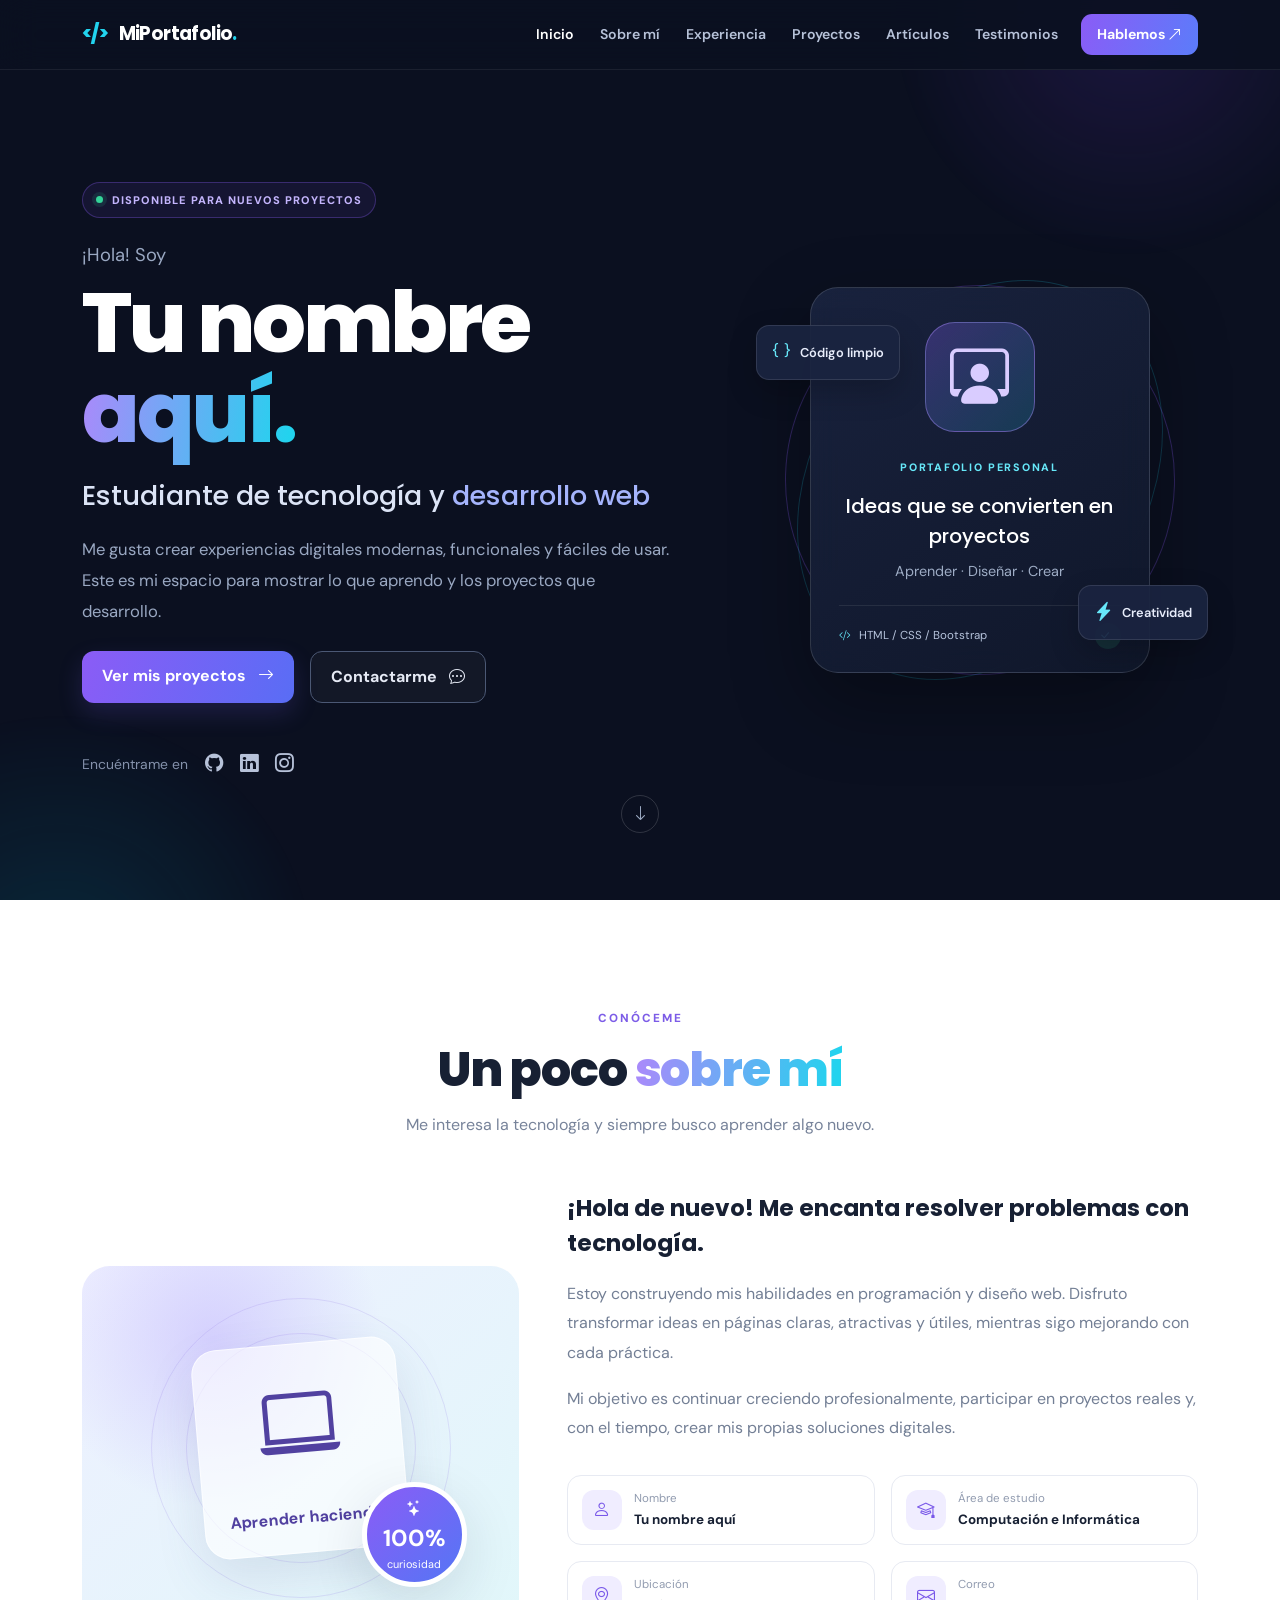
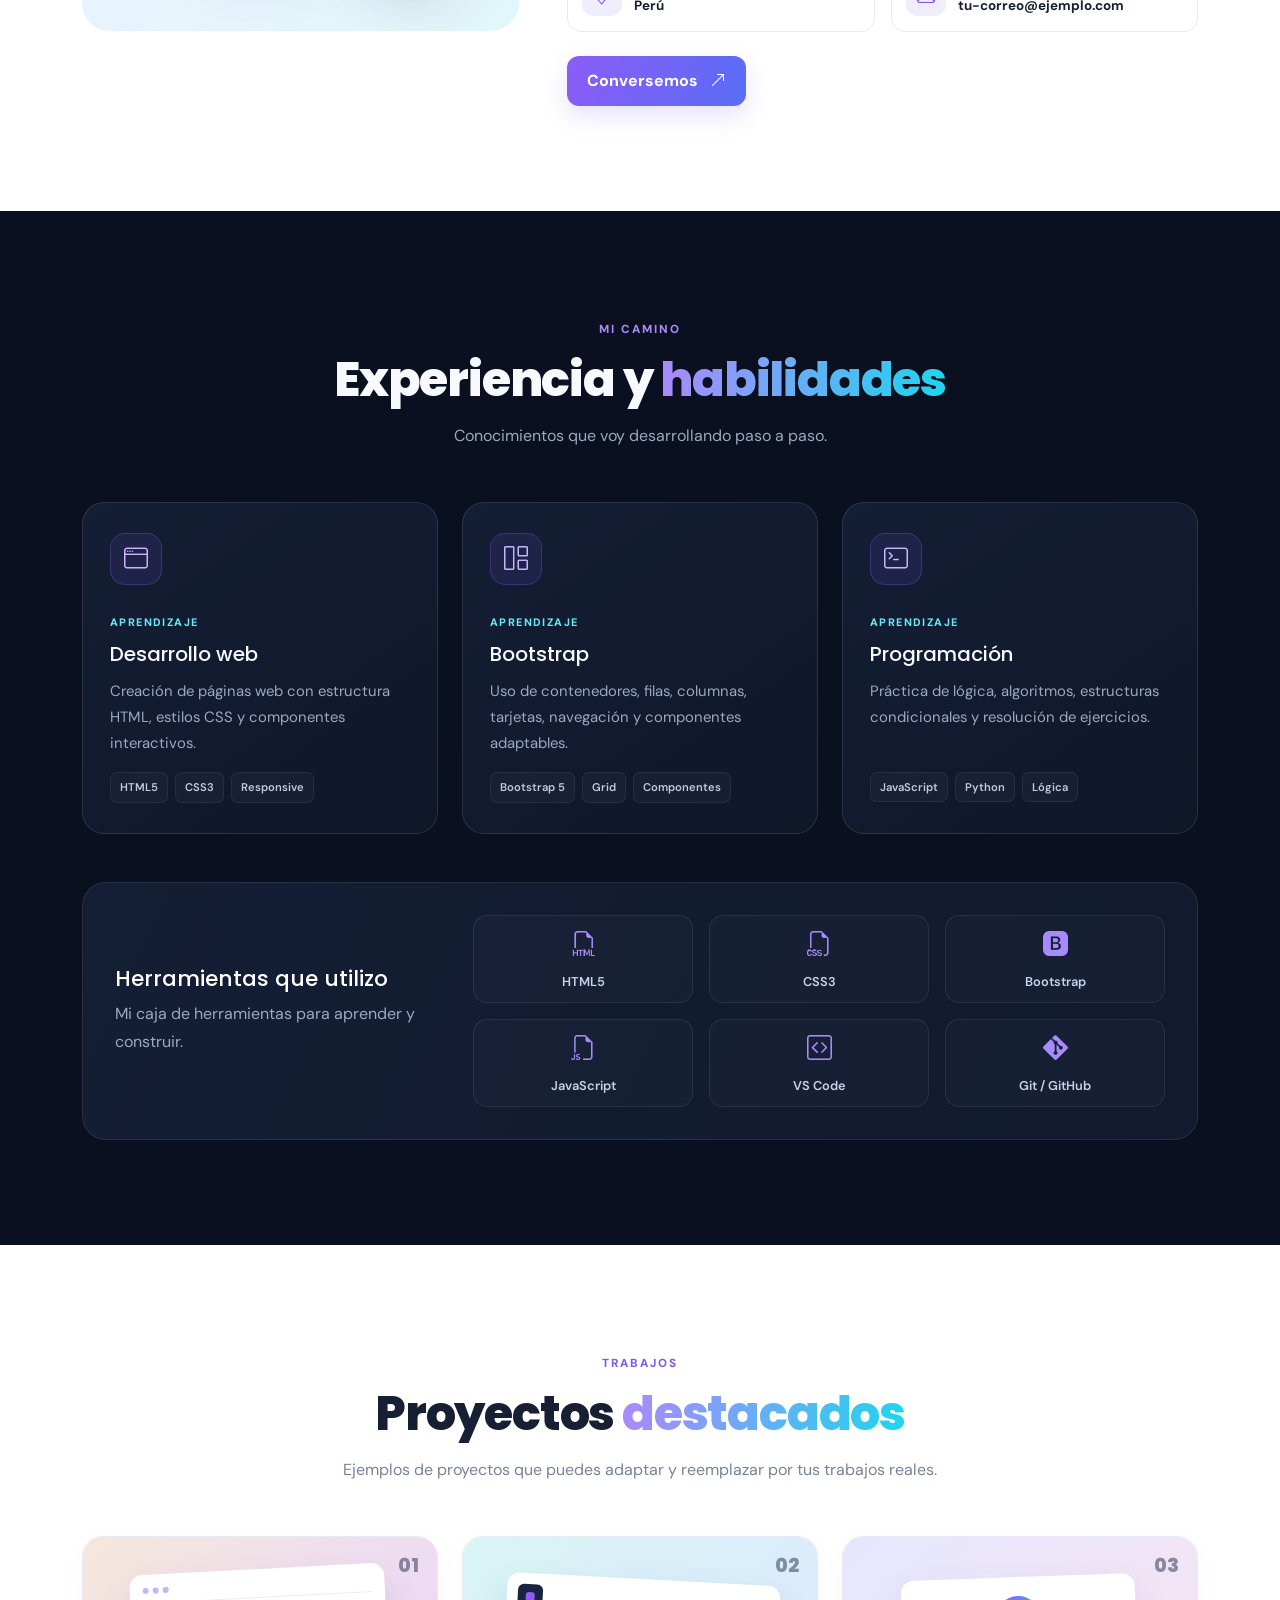
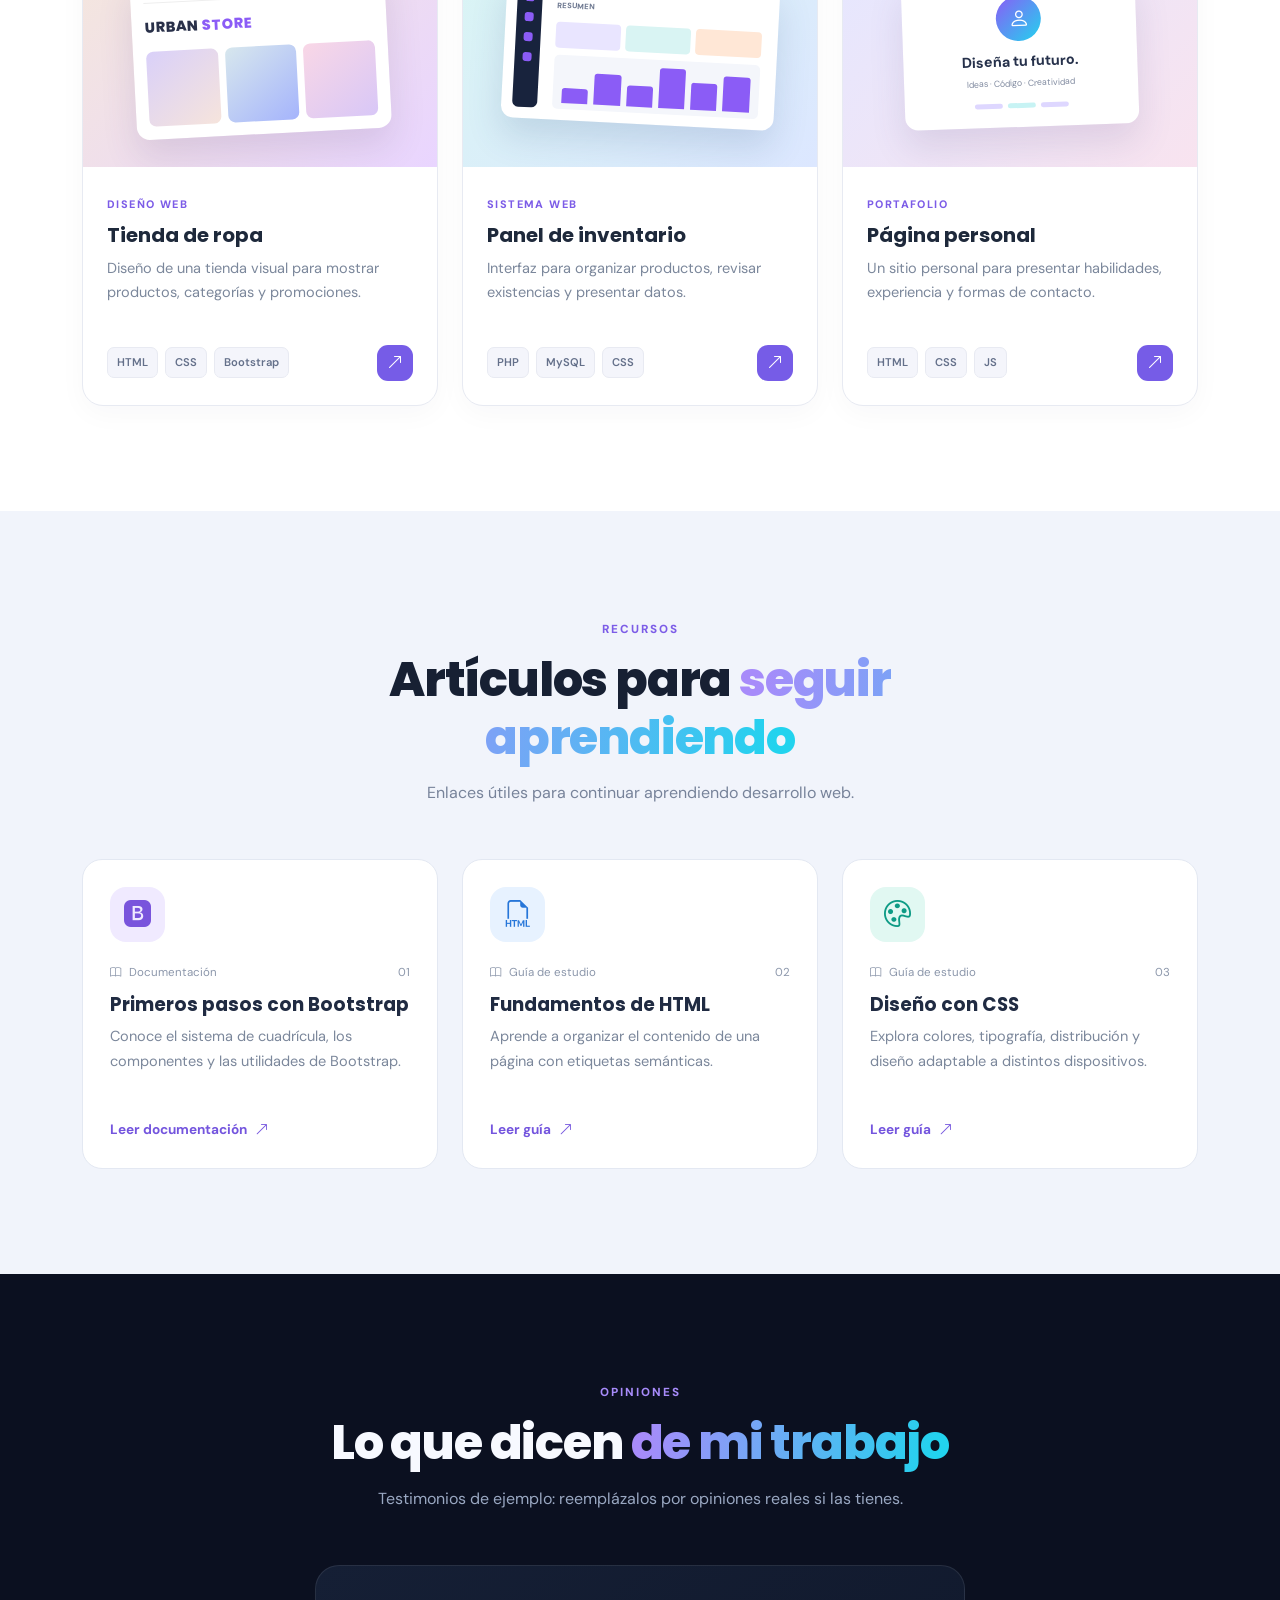
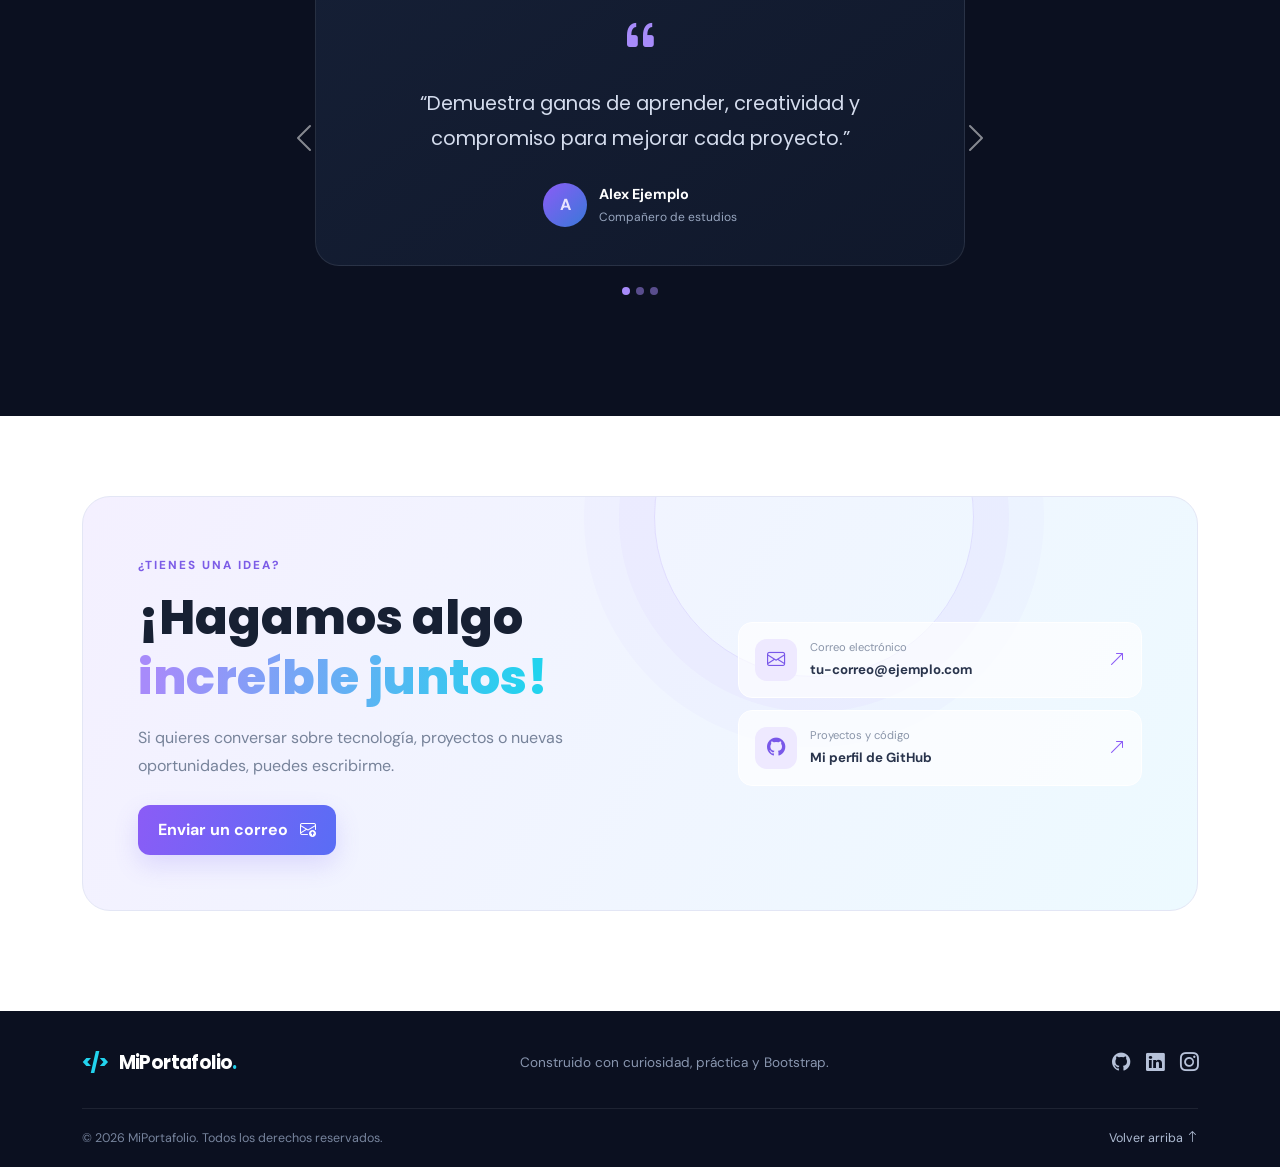
<file: Pagina sobre mi/index.html>
<!DOCTYPE html>
<html lang="es">
<head>
  <meta charset="UTF-8">
  <meta name="viewport" content="width=device-width, initial-scale=1.0">
  <meta name="description" content="Portafolio personal de desarrollo web y tecnología.">
  <title>Mi portafolio | Desarrollo web</title>
  <link rel="icon" href="img/favicon.svg" type="image/svg+xml">
  <link rel="preconnect" href="https://fonts.googleapis.com">
  <link rel="preconnect" href="https://fonts.gstatic.com" crossorigin>
  <link href="https://fonts.googleapis.com/css2?family=DM+Sans:wght@400;500;600;700&family=Poppins:wght@400;500;600;700;800&display=swap" rel="stylesheet">
  <link href="https://cdn.jsdelivr.net/npm/bootstrap@5.3.3/dist/css/bootstrap.min.css" rel="stylesheet">
  <link href="https://cdn.jsdelivr.net/npm/bootstrap-icons@1.11.3/font/bootstrap-icons.min.css" rel="stylesheet">
  <link rel="stylesheet" href="style.css">
</head>
<body data-bs-spy="scroll" data-bs-target="#navbarPrincipal" data-bs-smooth-scroll="true" tabindex="0">
  <!-- BARRA DE NAVEGACIÓN -->
  <nav id="navbarPrincipal" class="navbar navbar-expand-lg navbar-dark fixed-top nav-personalizada">
    <div class="container">
      <a class="navbar-brand marca" href="#inicio"><span class="marca-icono">&lt;/&gt;</span> MiPortafolio<span class="punto">.</span></a>
      <button class="navbar-toggler" type="button" data-bs-toggle="collapse" data-bs-target="#menuNavegacion" aria-controls="menuNavegacion" aria-expanded="false" aria-label="Abrir menú">
        <span class="navbar-toggler-icon"></span>
      </button>
      <div class="collapse navbar-collapse" id="menuNavegacion">
        <ul class="navbar-nav ms-auto align-items-lg-center gap-lg-1">
          <li class="nav-item"><a class="nav-link active" href="#inicio">Inicio</a></li>
          <li class="nav-item"><a class="nav-link" href="#sobre-mi">Sobre mí</a></li>
          <li class="nav-item"><a class="nav-link" href="#experiencia">Experiencia</a></li>
          <li class="nav-item"><a class="nav-link" href="#proyectos">Proyectos</a></li>
          <li class="nav-item"><a class="nav-link" href="#articulos">Artículos</a></li>
          <li class="nav-item"><a class="nav-link" href="#testimonios">Testimonios</a></li>
          <li class="nav-item ms-lg-2"><a class="btn btn-nav" href="#contacto">Hablemos <i class="bi bi-arrow-up-right"></i></a></li>
        </ul>
      </div>
    </div>
  </nav>

  <main>
    <!-- INICIO / PRESENTACIÓN -->
    <section id="inicio" class="hero seccion-oscura">
      <div class="hero-luz luz-uno"></div><div class="hero-luz luz-dos"></div>
      <div class="container position-relative">
        <div class="row align-items-center g-5">
          <div class="col-lg-7 hero-contenido">
            <span class="etiqueta"><span class="estado-punto"></span> DISPONIBLE PARA NUEVOS PROYECTOS</span>
            <p class="saludo mt-4 mb-2">¡Hola! Soy</p>
            <h1 class="hero-titulo">Tu nombre <span class="texto-gradiente">aquí.</span></h1>
            <h2 class="hero-subtitulo">Estudiante de tecnología y <span>desarrollo web</span></h2>
            <p class="hero-descripcion">Me gusta crear experiencias digitales modernas, funcionales y fáciles de usar. Este es mi espacio para mostrar lo que aprendo y los proyectos que desarrollo.</p>
            <div class="d-flex flex-wrap gap-3 mt-4">
              <a href="#proyectos" class="btn btn-principal">Ver mis proyectos <i class="bi bi-arrow-right ms-2"></i></a>
              <a href="#contacto" class="btn btn-secundario">Contactarme <i class="bi bi-chat-dots ms-2"></i></a>
            </div>
            <div class="hero-redes mt-5">
              <span>Encuéntrame en</span>
              <a href="https://github.com/" target="_blank" rel="noreferrer" aria-label="GitHub"><i class="bi bi-github"></i></a>
              <a href="https://www.linkedin.com/" target="_blank" rel="noreferrer" aria-label="LinkedIn"><i class="bi bi-linkedin"></i></a>
              <a href="https://www.instagram.com/" target="_blank" rel="noreferrer" aria-label="Instagram"><i class="bi bi-instagram"></i></a>
            </div>
          </div>
          <div class="col-lg-5">
            <div class="perfil-marco">
              <div class="perfil-orbita orbita-uno"></div><div class="perfil-orbita orbita-dos"></div>
              <div class="perfil-tarjeta">
                <div class="perfil-avatar"><i class="bi bi-person-workspace"></i></div>
                <span class="perfil-mini-etiqueta">PORTAFOLIO PERSONAL</span>
                <h3>Ideas que se convierten en proyectos</h3>
                <p>Aprender · Diseñar · Crear</p>
                <div class="perfil-pie"><span><i class="bi bi-code-slash"></i> HTML / CSS / Bootstrap</span><span class="perfil-check"><i class="bi bi-check-lg"></i></span></div>
              </div>
              <div class="flotante flotante-codigo"><i class="bi bi-braces"></i><span>Código limpio</span></div>
              <div class="flotante flotante-creativo"><i class="bi bi-lightning-charge-fill"></i><span>Creatividad</span></div>
            </div>
          </div>
        </div>
        <a href="#sobre-mi" class="bajar" aria-label="Desplazarse a Sobre mí"><i class="bi bi-arrow-down"></i></a>
      </div>
    </section>

    <!-- SOBRE MÍ -->
    <section id="sobre-mi" class="seccion seccion-clara">
      <div class="container">
        <div class="encabezado-seccion"><span class="sobrelinea">CONÓCEME</span><h2>Un poco <span class="texto-gradiente">sobre mí</span></h2><p>Me interesa la tecnología y siempre busco aprender algo nuevo.</p></div>
        <div class="row align-items-center g-5">
          <div class="col-lg-5">
            <div class="sobre-visual"><div class="sobre-cuadro"><i class="bi bi-laptop"></i><span>Aprender haciendo</span></div><div class="sobre-sello"><i class="bi bi-stars"></i><strong>100%</strong><small>curiosidad</small></div></div>
          </div>
          <div class="col-lg-7">
            <h3 class="subtitulo-seccion">¡Hola de nuevo! Me encanta resolver problemas con tecnología.</h3>
            <p class="texto-suave">Estoy construyendo mis habilidades en programación y diseño web. Disfruto transformar ideas en páginas claras, atractivas y útiles, mientras sigo mejorando con cada práctica.</p>
            <p class="texto-suave">Mi objetivo es continuar creciendo profesionalmente, participar en proyectos reales y, con el tiempo, crear mis propias soluciones digitales.</p>
            <div class="row g-3 datos-personales mt-3">
              <div class="col-sm-6"><div class="dato"><i class="bi bi-person"></i><div><small>Nombre</small><strong>Tu nombre aquí</strong></div></div></div>
              <div class="col-sm-6"><div class="dato"><i class="bi bi-mortarboard"></i><div><small>Área de estudio</small><strong>Computación e Informática</strong></div></div></div>
              <div class="col-sm-6"><div class="dato"><i class="bi bi-geo-alt"></i><div><small>Ubicación</small><strong>Perú</strong></div></div></div>
              <div class="col-sm-6"><div class="dato"><i class="bi bi-envelope"></i><div><small>Correo</small><strong>tu-correo@ejemplo.com</strong></div></div></div>
            </div>
            <a class="btn btn-principal mt-4" href="#contacto">Conversemos <i class="bi bi-arrow-up-right ms-2"></i></a>
          </div>
        </div>
      </div>
    </section>

    <!-- EXPERIENCIA Y HABILIDADES -->
    <section id="experiencia" class="seccion seccion-oscura">
      <div class="container">
        <div class="encabezado-seccion encabezado-claro"><span class="sobrelinea">MI CAMINO</span><h2>Experiencia y <span class="texto-gradiente">habilidades</span></h2><p>Conocimientos que voy desarrollando paso a paso.</p></div>
        <div class="row g-4">
          <div class="col-md-6 col-lg-4"><article class="tarjeta-experiencia"><div class="icono-tarjeta"><i class="bi bi-window"></i></div><span class="tarjeta-fecha">APRENDIZAJE</span><h3>Desarrollo web</h3><p>Creación de páginas web con estructura HTML, estilos CSS y componentes interactivos.</p><div class="etiquetas"><span>HTML5</span><span>CSS3</span><span>Responsive</span></div></article></div>
          <div class="col-md-6 col-lg-4"><article class="tarjeta-experiencia"><div class="icono-tarjeta"><i class="bi bi-grid-1x2"></i></div><span class="tarjeta-fecha">APRENDIZAJE</span><h3>Bootstrap</h3><p>Uso de contenedores, filas, columnas, tarjetas, navegación y componentes adaptables.</p><div class="etiquetas"><span>Bootstrap 5</span><span>Grid</span><span>Componentes</span></div></article></div>
          <div class="col-md-6 col-lg-4"><article class="tarjeta-experiencia"><div class="icono-tarjeta"><i class="bi bi-terminal"></i></div><span class="tarjeta-fecha">APRENDIZAJE</span><h3>Programación</h3><p>Práctica de lógica, algoritmos, estructuras condicionales y resolución de ejercicios.</p><div class="etiquetas"><span>JavaScript</span><span>Python</span><span>Lógica</span></div></article></div>
        </div>
        <div class="habilidades-panel mt-5"><div class="row align-items-center g-4"><div class="col-lg-4"><h3>Herramientas que utilizo</h3><p>Mi caja de herramientas para aprender y construir.</p></div><div class="col-lg-8"><div class="row g-3">
          <div class="col-6 col-md-4"><div class="habilidad"><i class="bi bi-filetype-html"></i><span>HTML5</span></div></div>
          <div class="col-6 col-md-4"><div class="habilidad"><i class="bi bi-filetype-css"></i><span>CSS3</span></div></div>
          <div class="col-6 col-md-4"><div class="habilidad"><i class="bi bi-bootstrap-fill"></i><span>Bootstrap</span></div></div>
          <div class="col-6 col-md-4"><div class="habilidad"><i class="bi bi-filetype-js"></i><span>JavaScript</span></div></div>
          <div class="col-6 col-md-4"><div class="habilidad"><i class="bi bi-code-square"></i><span>VS Code</span></div></div>
          <div class="col-6 col-md-4"><div class="habilidad"><i class="bi bi-git"></i><span>Git / GitHub</span></div></div>
        </div></div></div></div>
      </div>
    </section>

    <!-- PROYECTOS -->
    <section id="proyectos" class="seccion seccion-clara">
      <div class="container">
        <div class="encabezado-seccion"><span class="sobrelinea">TRABAJOS</span><h2>Proyectos <span class="texto-gradiente">destacados</span></h2><p>Ejemplos de proyectos que puedes adaptar y reemplazar por tus trabajos reales.</p></div>
        <div class="row g-4">
          <div class="col-md-6 col-lg-4"><article class="proyecto-card"><div class="proyecto-imagen proyecto-tienda"><div class="mini-ventana"><div class="mini-barra"><i></i><i></i><i></i></div><div class="mini-titulo">URBAN<span>STORE</span></div><div class="mini-productos"><b></b><b></b><b></b></div></div><span class="proyecto-numero">01</span></div><div class="proyecto-cuerpo"><span class="proyecto-categoria">DISEÑO WEB</span><h3>Tienda de ropa</h3><p>Diseño de una tienda visual para mostrar productos, categorías y promociones.</p><div class="proyecto-pie"><div class="etiquetas etiquetas-claras"><span>HTML</span><span>CSS</span><span>Bootstrap</span></div><a href="#contacto" aria-label="Consultar sobre tienda de ropa"><i class="bi bi-arrow-up-right"></i></a></div></div></article></div>
          <div class="col-md-6 col-lg-4"><article class="proyecto-card"><div class="proyecto-imagen proyecto-inventario"><div class="panel-dashboard"><div class="dashboard-lateral"><b></b><b></b><b></b><b></b></div><div class="dashboard-contenido"><small>RESUMEN</small><div class="dashboard-cajas"><b></b><b></b><b></b></div><div class="dashboard-grafico"><i></i><i></i><i></i><i></i><i></i><i></i></div></div></div><span class="proyecto-numero">02</span></div><div class="proyecto-cuerpo"><span class="proyecto-categoria">SISTEMA WEB</span><h3>Panel de inventario</h3><p>Interfaz para organizar productos, revisar existencias y presentar datos.</p><div class="proyecto-pie"><div class="etiquetas etiquetas-claras"><span>PHP</span><span>MySQL</span><span>CSS</span></div><a href="#contacto" aria-label="Consultar sobre panel de inventario"><i class="bi bi-arrow-up-right"></i></a></div></div></article></div>
          <div class="col-md-6 col-lg-4"><article class="proyecto-card"><div class="proyecto-imagen proyecto-portafolio"><div class="portafolio-muestra"><div class="portafolio-circulo"><i class="bi bi-person"></i></div><b>Diseña tu futuro.</b><span>Ideas · Código · Creatividad</span><div class="portafolio-lineas"><i></i><i></i><i></i></div></div><span class="proyecto-numero">03</span></div><div class="proyecto-cuerpo"><span class="proyecto-categoria">PORTAFOLIO</span><h3>Página personal</h3><p>Un sitio personal para presentar habilidades, experiencia y formas de contacto.</p><div class="proyecto-pie"><div class="etiquetas etiquetas-claras"><span>HTML</span><span>CSS</span><span>JS</span></div><a href="#contacto" aria-label="Consultar sobre página personal"><i class="bi bi-arrow-up-right"></i></a></div></div></article></div>
        </div>
      </div>
    </section>

    <!-- ARTÍCULOS -->
    <section id="articulos" class="seccion seccion-suave">
      <div class="container">
        <div class="encabezado-seccion"><span class="sobrelinea">RECURSOS</span><h2>Artículos para <span class="texto-gradiente">seguir aprendiendo</span></h2><p>Enlaces útiles para continuar aprendiendo desarrollo web.</p></div>
        <div class="row g-4">
          <div class="col-md-6 col-lg-4"><article class="articulo-card"><div class="articulo-icono articulo-violeta"><i class="bi bi-bootstrap-fill"></i></div><div class="articulo-meta"><span><i class="bi bi-book"></i> Documentación</span><span>01</span></div><h3>Primeros pasos con Bootstrap</h3><p>Conoce el sistema de cuadrícula, los componentes y las utilidades de Bootstrap.</p><a href="https://getbootstrap.com/docs/5.3/getting-started/introduction/" target="_blank" rel="noreferrer" class="enlace-articulo">Leer documentación <i class="bi bi-arrow-up-right"></i></a></article></div>
          <div class="col-md-6 col-lg-4"><article class="articulo-card"><div class="articulo-icono articulo-azul"><i class="bi bi-filetype-html"></i></div><div class="articulo-meta"><span><i class="bi bi-book"></i> Guía de estudio</span><span>02</span></div><h3>Fundamentos de HTML</h3><p>Aprende a organizar el contenido de una página con etiquetas semánticas.</p><a href="https://developer.mozilla.org/es/docs/Learn_web_development/Core/Structuring_content" target="_blank" rel="noreferrer" class="enlace-articulo">Leer guía <i class="bi bi-arrow-up-right"></i></a></article></div>
          <div class="col-md-6 col-lg-4"><article class="articulo-card"><div class="articulo-icono articulo-verde"><i class="bi bi-palette"></i></div><div class="articulo-meta"><span><i class="bi bi-book"></i> Guía de estudio</span><span>03</span></div><h3>Diseño con CSS</h3><p>Explora colores, tipografía, distribución y diseño adaptable a distintos dispositivos.</p><a href="https://developer.mozilla.org/es/docs/Learn_web_development/Core/Styling_basics" target="_blank" rel="noreferrer" class="enlace-articulo">Leer guía <i class="bi bi-arrow-up-right"></i></a></article></div>
        </div>
      </div>
    </section>

    <!-- TESTIMONIOS -->
    <section id="testimonios" class="seccion seccion-oscura">
      <div class="container">
        <div class="encabezado-seccion encabezado-claro"><span class="sobrelinea">OPINIONES</span><h2>Lo que dicen <span class="texto-gradiente">de mi trabajo</span></h2><p>Testimonios de ejemplo: reemplázalos por opiniones reales si las tienes.</p></div>
        <div id="carruselTestimonios" class="carousel slide carrusel-testimonios" data-bs-ride="carousel" data-bs-interval="6500">
          <div class="carousel-indicators"><button type="button" data-bs-target="#carruselTestimonios" data-bs-slide-to="0" class="active" aria-current="true" aria-label="Testimonio 1"></button><button type="button" data-bs-target="#carruselTestimonios" data-bs-slide-to="1" aria-label="Testimonio 2"></button><button type="button" data-bs-target="#carruselTestimonios" data-bs-slide-to="2" aria-label="Testimonio 3"></button></div>
          <div class="carousel-inner">
            <div class="carousel-item active"><div class="testimonio"><i class="bi bi-quote comillas"></i><p>“Demuestra ganas de aprender, creatividad y compromiso para mejorar cada proyecto.”</p><div class="testimonio-persona"><div class="testimonio-avatar">A</div><div><strong>Alex Ejemplo</strong><small>Compañero de estudios</small></div></div></div></div>
            <div class="carousel-item"><div class="testimonio"><i class="bi bi-quote comillas"></i><p>“Tiene buena disposición para resolver problemas y colaborar cuando se trabaja en equipo.”</p><div class="testimonio-persona"><div class="testimonio-avatar">M</div><div><strong>María Ejemplo</strong><small>Compañera de proyecto</small></div></div></div></div>
            <div class="carousel-item"><div class="testimonio"><i class="bi bi-quote comillas"></i><p>“Se esfuerza por aprender nuevas herramientas y aplicar lo aprendido en sus prácticas.”</p><div class="testimonio-persona"><div class="testimonio-avatar">J</div><div><strong>Juan Ejemplo</strong><small>Docente o mentor</small></div></div></div></div>
          </div>
          <button class="carousel-control-prev" type="button" data-bs-target="#carruselTestimonios" data-bs-slide="prev" aria-label="Anterior"><span class="carousel-control-prev-icon"></span></button><button class="carousel-control-next" type="button" data-bs-target="#carruselTestimonios" data-bs-slide="next" aria-label="Siguiente"><span class="carousel-control-next-icon"></span></button>
        </div>
      </div>
    </section>

    <!-- CONTACTO -->
    <section id="contacto" class="seccion seccion-clara contacto-seccion">
      <div class="container"><div class="contacto-panel"><div class="contacto-decoracion"></div><div class="row align-items-center g-4 position-relative"><div class="col-lg-7"><span class="sobrelinea">¿TIENES UNA IDEA?</span><h2>¡Hagamos algo <span class="texto-gradiente">increíble juntos!</span></h2><p>Si quieres conversar sobre tecnología, proyectos o nuevas oportunidades, puedes escribirme.</p><a class="btn btn-principal" href="mailto:tu-correo@ejemplo.com">Enviar un correo <i class="bi bi-envelope-arrow-up ms-2"></i></a></div><div class="col-lg-5"><div class="contacto-datos"><a href="mailto:tu-correo@ejemplo.com"><i class="bi bi-envelope"></i><span><small>Correo electrónico</small><strong>tu-correo@ejemplo.com</strong></span><i class="bi bi-arrow-up-right ms-auto"></i></a><a href="https://github.com/" target="_blank" rel="noreferrer"><i class="bi bi-github"></i><span><small>Proyectos y código</small><strong>Mi perfil de GitHub</strong></span><i class="bi bi-arrow-up-right ms-auto"></i></a></div></div></div></div></div>
    </section>
  </main>

  <!-- PIE DE PÁGINA -->
  <footer class="footer seccion-oscura"><div class="container"><div class="footer-superior"><a class="navbar-brand marca" href="#inicio"><span class="marca-icono">&lt;/&gt;</span> MiPortafolio<span class="punto">.</span></a><p>Construido con curiosidad, práctica y Bootstrap.</p><div class="footer-redes"><a href="https://github.com/" target="_blank" rel="noreferrer" aria-label="GitHub"><i class="bi bi-github"></i></a><a href="https://www.linkedin.com/" target="_blank" rel="noreferrer" aria-label="LinkedIn"><i class="bi bi-linkedin"></i></a><a href="https://www.instagram.com/" target="_blank" rel="noreferrer" aria-label="Instagram"><i class="bi bi-instagram"></i></a></div></div><div class="footer-inferior"><span>© <span id="anioActual">2026</span> MiPortafolio. Todos los derechos reservados.</span><a href="#inicio">Volver arriba <i class="bi bi-arrow-up"></i></a></div></div></footer>

  <script src="https://cdn.jsdelivr.net/npm/bootstrap@5.3.3/dist/js/bootstrap.bundle.min.js"></script>
  <script>
    // Actualiza automáticamente el año del pie de página.
    document.getElementById('anioActual').textContent = new Date().getFullYear();

    // Cierra el menú móvil cuando se selecciona una sección.
    document.querySelectorAll('#menuNavegacion .nav-link, #menuNavegacion .btn-nav').forEach(function (enlace) {
      enlace.addEventListener('click', function () {
        const menu = document.getElementById('menuNavegacion');
        if (menu.classList.contains('show')) {
          bootstrap.Collapse.getOrCreateInstance(menu).hide();
        }
      });
    });
  </script>
</body>
</html>
</file>
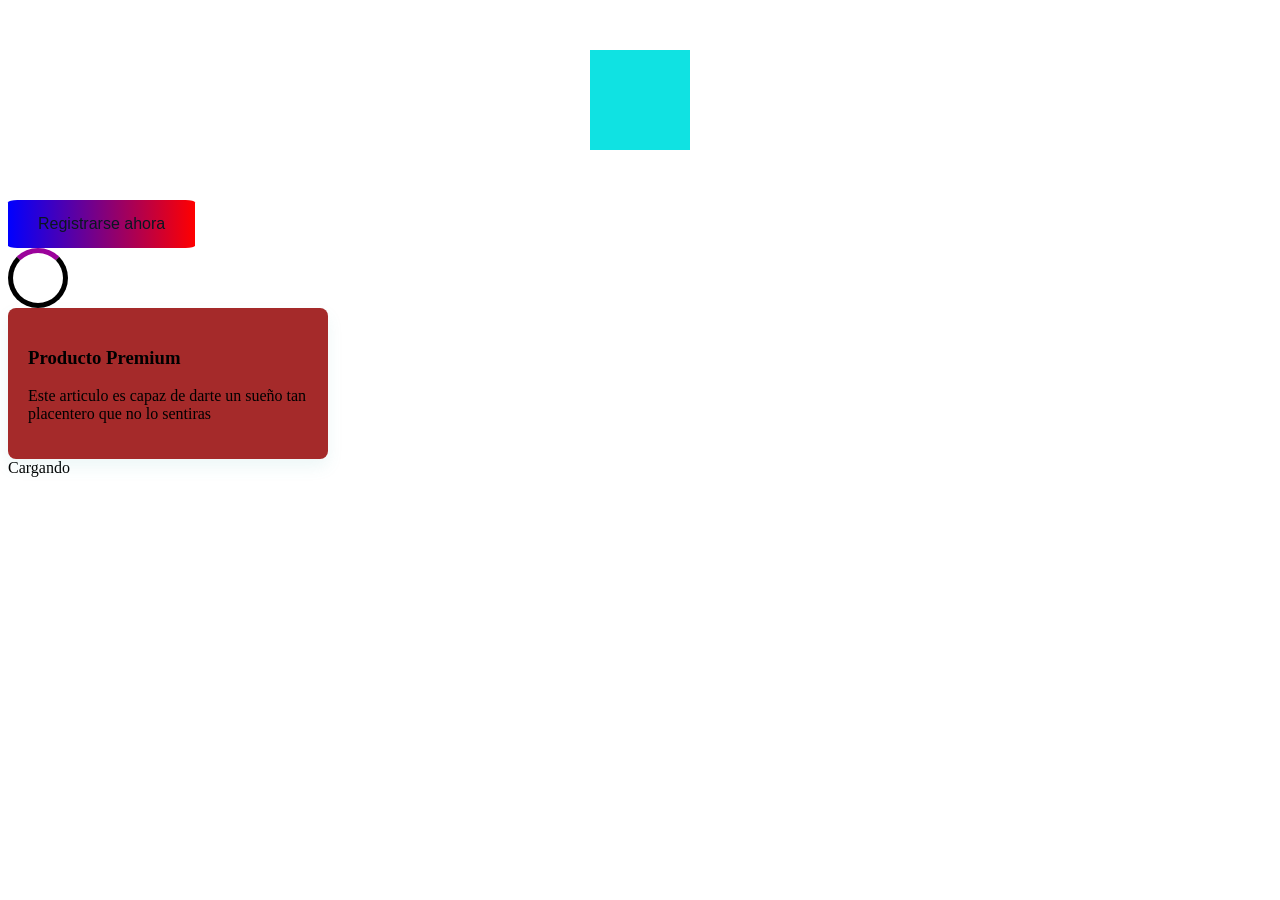
<file: Pagina sobre mi/Animacion_s13.html>
<!DOCTYPE html>
<html lang="en">
<head>
    <meta charset="UTF-8">
    <meta name="viewport" content="width=device-width, initial-scale=1.0">
    <link rel="stylesheet" href="Animacion_s13.css">
    <title>Animacion</title>
</head>
<body>
    
    <div class="caja_animada"></div>
    <button class="boton-brillo">Registrarse ahora</button>
    <div class="loader"></div>
    <div class="tarjeta">
        <h3>Producto Premium</h3>
        <p>Este articulo es capaz de darte un sueño tan placentero que no lo sentiras</p>
    </div>
        <div class="load">Cargando</div>
</body>
</html>
</file>
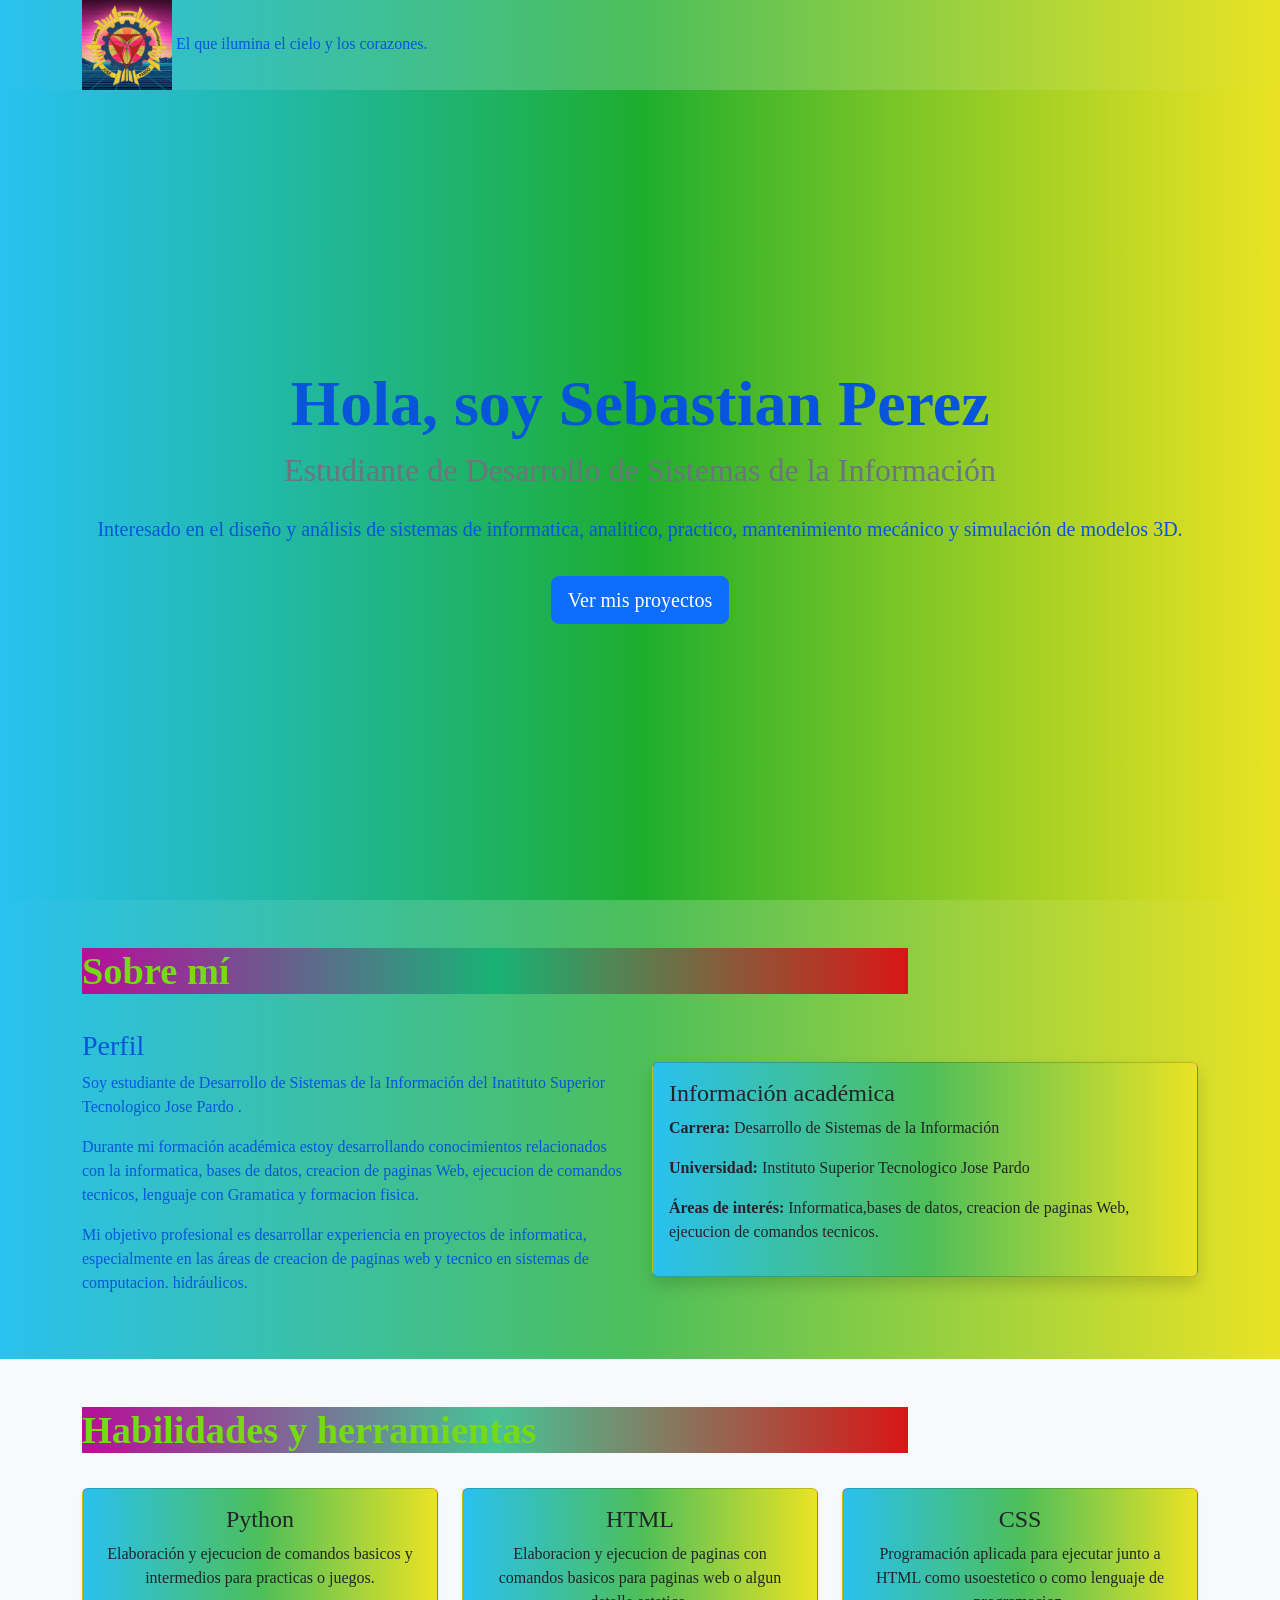
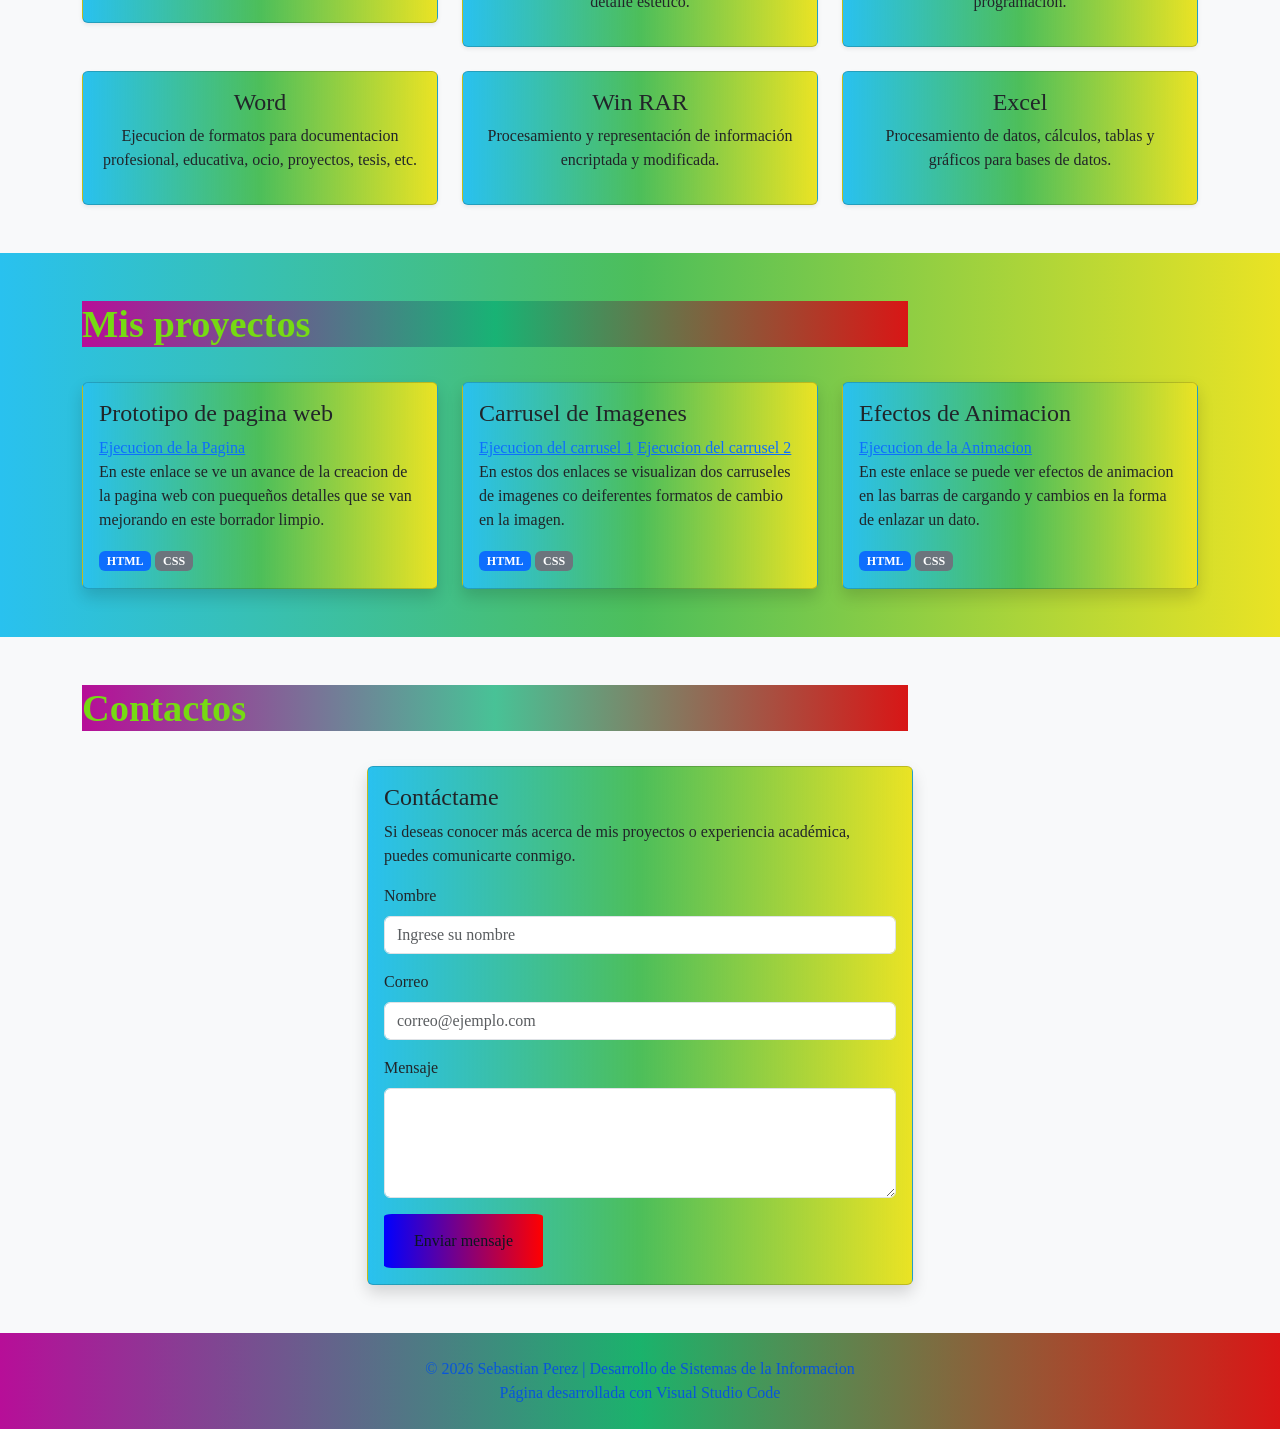
<file: Pagina sobre mi/Tarea_Pagina_Web.html>
<!DOCTYPE html>
<html lang="es">

<head>
    <meta charset="UTF-8">
    <meta name="viewport" content="width=device-width, initial-scale=1.0">

    <title>Pagina Personal </title>
    <link rel="stylesheet" href="Tarea_Pagina_Web_1CSS.css">

    <!-- Bootstrap 5 -->
    <link href="https://cdn.jsdelivr.net/npm/bootstrap@5.3.8/dist/css/bootstrap.min.css"
          rel="stylesheet">


</head>
<link rel="icon" type="image/png" href="https://imgs.search.brave.com/hP6ViFTbm-KuJ95v_h440oXWea5ICigqvKb3s1Z-KLU/rs:fit:500:0:1:0/g:ce/aHR0cHM6Ly9tZWRp/YTEudGVub3IuY29t/L20vcTd3R3FzaUE2/aTBBQUFBZC9kaWN0/YXRvci1tYmFwZS1k/aWN0YXRvci1tYmFw/cGUuZ2lm.jpeg">
<body>

<!-- BARRA DE NAVEGACIÓN -->

<nav class="contenido90">

    <div class="container">
    <img src="Diseno-sin-titulo-37-fotor-bg-remover-2026072715358.png " class="Logo">
        <a class="navbar-brand" href="#">
                                   El que ilumina el cielo y los corazones.
        </a>

        <button class="navbar-toggler"
                type="button"
                data-bs-toggle="collapse"
                data-bs-target="#menu">

            <span class="navbar-toggler-icon"></span>

        </button>

        <div class="collapse navbar-collapse" id="menu">

            <ul class="navbar-nav ms-auto">

                <li class="nav-item">
                    <a class="nav-link" href="#inicio">
                        Inicio
                    </a>
                </li>

                <li class="nav-item">
                    <a class="nav-link" href="#sobre-mi">
                        Sobre mí
                    </a>
                </li>

                <li class="nav-item">
                    <a class="nav-link" href="#habilidades">
                        Habilidades
                    </a>
                </li>

                <li class="nav-item">
                    <a class="nav-link" href="#proyectos">
                        Proyectos
                    </a>
                </li>

                <li class="nav-item">
                    <a class="nav-link" href="#contacto">
                        Contacto
                    </a>
                </li>

            </ul>

        </div>

    </div>

</nav>


<!-- ===================== -->
<!-- INICIO -->
<!-- ===================== -->

<section id="inicio" class="inicio">

    <div class="container text-center">

        <h1 class="display-3 fw-bold">
            Hola, soy Sebastian Perez
        </h1>

        <h2 class="text-secondary">
            Estudiante de Desarrollo de Sistemas de la Información
        </h2>

        <p class="lead mt-4">
            Interesado en el diseño y análisis de sistemas de
            informatica, analitico, practico, mantenimiento mecánico
            y simulación de modelos 3D.
        </p>

        <a href="#proyectos"
           class="btn btn-primary btn-lg mt-3">

            Ver mis proyectos

        </a>

    </div>

</section>


<!-- ===================== -->
<!-- SOBRE MÍ -->
<!-- ===================== -->

<section id="sobre-mi" class="py-5">

    <div class="container">

        <h2 class="titulo-seccion">
            Sobre mí
        </h2>

        <div class="row align-items-center">

            <div class="col-md-6">

                <h3>Perfil</h3>

                <p>
                    Soy estudiante de Desarrollo de Sistemas de la Información
                    del Inatituto Superior Tecnologico Jose Pardo .
                </p>

                <p>
                    Durante mi formación académica estoy desarrollando
                    conocimientos relacionados con la informatica,
                    bases de datos, creacion de paginas Web, ejecucion de comandos tecnicos,
                    lenguaje con Gramatica y formacion fisica.
                </p>

                <p>
                    Mi objetivo profesional es desarrollar experiencia
                    en proyectos de informatica, especialmente en las
                    áreas de creacion de paginas web y tecnico en sistemas de computacion.
                    hidráulicos.
                </p>

            </div>


            <div class="col-md-6">

                <div class="card shadow">

                    <div class="card-body">

                        <h4 class="card-title">
                            Información académica
                        </h4>

                        <p>
                            <strong>Carrera:</strong>
                            Desarrollo de Sistemas de la Información
                        </p>

                        <p>
                            <strong>Universidad:</strong>
                            Instituto Superior Tecnologico Jose Pardo
                        </p>

                        <p>
                            <strong>Áreas de interés:</strong>
                            Informatica,bases de datos, creacion de paginas Web, 
                            ejecucion de comandos tecnicos.
                            
                        </p>

                    </div>

                </div>

            </div>

        </div>

    </div>

</section>


<!-- ===================== -->
<!-- HABILIDADES -->
<!-- ===================== -->

<section id="habilidades" class="py-5 bg-light">

    <div class="container">

        <h2 class="titulo-seccion">
            Habilidades y herramientas
        </h2>

        <div class="row g-4">


            <div class="col-md-4">

                <div class="card shadow-sm">

                    <div class="card-body text-center">

                        <h4>
                           Python
                        </h4>

                        <p>
                            Elaboración y ejecucion de comandos 
                            basicos y intermedios para practicas
                            o juegos.
                        </p>

                    </div>

                </div>

            </div>


            <div class="col-md-4">

                <div class="card shadow-sm">

                    <div class="card-body text-center">

                        <h4>
                            HTML
                        </h4>

                        <p>
                            Elaboracion y ejecucion de paginas con 
                            comandos basicos para paginas web o algun
                            detalle estetico.
                        </p>

                    </div>

                </div>

            </div>


            <div class="col-md-4">

                <div class="card shadow-sm">

                    <div class="card-body text-center">

                        <h4>
                            CSS
                        </h4>

                        <p>
                            Programación aplicada para ejecutar junto a 
                            HTML como usoestetico o como lenguaje de 
                            programacion.
                        </p>

                    </div>

                </div>

            </div>


            <div class="col-md-4">

                <div class="card shadow-sm">

                    <div class="card-body text-center">

                        <h4>
                            Word
                        </h4>

                        <p>
                            Ejecucion de formatos para documentacion 
                            profesional, educativa, ocio, proyectos,
                            tesis, etc.
                        </p>

                    </div>

                </div>

            </div>


            <div class="col-md-4">

                <div class="card shadow-sm">

                    <div class="card-body text-center">

                        <h4>
                            Win RAR
                        </h4>

                        <p>
                            Procesamiento y representación de
                            información encriptada y modificada.
                        </p>

                    </div>

                </div>

            </div>


            <div class="col-md-4">

                <div class="card shadow-sm">

                    <div class="card-body text-center">

                        <h4>
                            Excel
                        </h4>

                        <p>
                            Procesamiento de datos, cálculos,
                            tablas y gráficos para bases de datos.
                        </p>

                    </div>

                </div>

            </div>

        </div>

    </div>

</section>


<!-- ===================== -->
<!-- PROYECTOS -->
<!-- ===================== -->

<section id="proyectos" class="py-5">

    <div class="container">

        <h2 class="titulo-seccion">
            Mis proyectos
        </h2>


        <div class="row g-4">


            <!-- PROYECTO 1 -->

            <div class="col-md-4">

                <div class="card shadow">

                    <div class="card-body">

                        <h4 class="card-title">
                            Prototipo de pagina web
                        </h4>
                        <a href="unli.html">Ejecucion de la Pagina</a>
                        <p class="card-text">
                            En este enlace se ve un avance de la creacion de 
                            la pagina web con puequeños detalles que se van 
                            mejorando en este borrador limpio.
                        </p>

                        <span class="badge bg-primary">
                            HTML
                        </span>

                        <span class="badge bg-secondary">
                            CSS
                        </span>

                    </div>

                </div>

            </div>


            <!-- PROYECTO 2 -->

            <div class="col-md-4">

                <div class="card shadow">

                    <div class="card-body">

                        <h4 class="card-title">
                            Carrusel de Imagenes
                        </h4>
                        <a href="carrusel2.html">Ejecucion del carrusel 1</a>
                        <a href="carrusel5.html">Ejecucion del carrusel 2</a>
                        <p class="card-text">
                            En estos dos enlaces se visualizan dos carruseles de 
                            imagenes co  deiferentes formatos de cambio en la 
                            imagen.
                        </p>

                        <span class="badge bg-primary">
                            HTML
                        </span>

                        <span class="badge bg-secondary">
                            CSS
                        </span>

                    </div>

                </div>

            </div>


            <!-- PROYECTO 3 -->

            <div class="col-md-4">

                <div class="card shadow">

                    <div class="card-body">

                        <h4 class="card-title">
                            Efectos de Animacion
                        </h4>
                        <a href="Animacion_s13.html">Ejecucion de la Animacion</a>

                        <p class="card-text">
                            En este enlace se puede ver efectos de animacion 
                            en las barras de cargando y cambios en la forma de 
                            enlazar un dato.
                        </p>

                        <span class="badge bg-primary">
                            HTML
                        </span>

                        <span class="badge bg-secondary">
                            CSS
                        </span>

                    </div>

                </div>

            </div>

        </div>

    </div>

</section>


<!-- ===================== -->
<!-- CONTACTO -->
<!-- ===================== -->

<section id="contacto" class="py-5 bg-light">

    <div class="container">

        <h2 class="titulo-seccion">
            Contactos
        </h2>

        <div class="row justify-content-center">

            <div class="col-md-6">

                <div class="card shadow">

                    <div class="card-body">

                        <h4>
                            Contáctame
                        </h4>

                        <p>
                            Si deseas conocer más acerca de mis
                            proyectos o experiencia académica,
                            puedes comunicarte conmigo.
                        </p>

                        <div class="mb-3">

                            <label class="form-label">
                                Nombre
                            </label>

                            <input type="text"
                                   class="form-control"
                                   placeholder="Ingrese su nombre">

                        </div>


                        <div class="mb-3">

                            <label class="form-label">
                                Correo
                            </label>

                            <input type="email"
                                   class="form-control"
                                   placeholder="correo@ejemplo.com">

                        </div>


                        <div class="mb-3">

                            <label class="form-label">
                                Mensaje
                            </label>

                            <textarea class="form-control"
                                      rows="4"></textarea>

                        </div>


                        <button class="boton">
                            Enviar mensaje
                        </button>

                    </div>

                </div>

            </div>

        </div>

    </div>

</section>


<!-- ===================== -->
<!-- PIE DE PÁGINA -->
<!-- ===================== -->

<footer class="text-center py-4">

    <div class="container">

        <p class="mb-0">
            © 2026 Sebastian Perez |
            Desarrollo de Sistemas de la Informacion
        </p>

        <p class="mb-0">
            Página desarrollada con Visual Studio Code 
        </p>

    </div>

</footer>


<!-- JavaScript Bootstrap -->

<script src="https://cdn.jsdelivr.net/npm/bootstrap@5.3.8/dist/js/bootstrap.bundle.min.js">
</script>

</body>

</html>
</file>
<file: Pagina sobre mi/style.css>
/* =====================================================
   PORTAFOLIO PERSONAL - ESTILOS PERSONALIZADOS
   Edita este archivo para cambiar colores y apariencia.
   ===================================================== */
:root {
  --fondo: #0b1020;
  --fondo-secundario: #111a2e;
  --texto: #e9eefb;
  --texto-suave: #9aa8c2;
  --acento: #8b5cf6;
  --acento-2: #22d3ee;
  --claro: #f7f8fc;
  --oscuro-texto: #172033;
  --borde: rgba(148, 163, 184, .18);
  --radio: 22px;
  --sombra: 0 18px 55px rgba(20, 30, 60, .12);
}
* { box-sizing: border-box; }
html { scroll-behavior: smooth; scroll-padding-top: 86px; }
body { margin: 0; font-family: 'DM Sans', sans-serif; color: var(--oscuro-texto); background: var(--claro); }
h1, h2, h3, h4, .navbar-brand { font-family: 'Poppins', sans-serif; }
a { text-decoration: none; }
section { scroll-margin-top: 78px; }
.seccion { padding: 105px 0; }
.seccion-oscura { background: var(--fondo); color: var(--texto); }
.seccion-clara { background: #fff; }
.seccion-suave { background: #f1f4fb; }
.texto-gradiente { color: #a78bfa; background: linear-gradient(100deg, #a78bfa 5%, #22d3ee 95%); -webkit-background-clip: text; background-clip: text; -webkit-text-fill-color: transparent; }
.nav-personalizada { background: rgba(11, 16, 32, .88); border-bottom: 1px solid rgba(255,255,255,.07); backdrop-filter: blur(18px); -webkit-backdrop-filter: blur(18px); padding: 14px 0; transition: padding .25s ease; }
.marca { color: #fff !important; font-size: 1.18rem; font-weight: 700; letter-spacing: -.6px; }
.marca-icono { color: var(--acento-2); font-weight: 800; margin-right: 7px; }
.punto { color: var(--acento-2); }
.nav-personalizada .nav-link { color: #b7c2d9; font-size: .88rem; font-weight: 600; padding: 10px 11px !important; transition: color .2s ease; }
.nav-personalizada .nav-link:hover, .nav-personalizada .nav-link.active { color: #fff; }
.btn-nav { background: linear-gradient(110deg, var(--acento), #5b7cfa); color: #fff; border: 0; border-radius: 11px; padding: 10px 16px; font-weight: 700; font-size: .88rem; }
.btn-nav:hover { color: #fff; transform: translateY(-2px); box-shadow: 0 8px 24px #8b5cf64a; }
.navbar-toggler { border-color: #44506a; }
.navbar-toggler:focus { box-shadow: 0 0 0 .2rem #8b5cf64a; }
.hero { min-height: 100vh; display: flex; align-items: center; padding: 150px 0 90px; position: relative; overflow: hidden; }
.hero-luz { position: absolute; border-radius: 50%; filter: blur(2px); pointer-events: none; }
.luz-uno { width: 480px; height: 480px; top: -220px; right: -90px; background: radial-gradient(circle, #7c3aed26, transparent 70%); }
.luz-dos { width: 520px; height: 520px; bottom: -330px; left: -200px; background: radial-gradient(circle, #06b6d426, transparent 70%); }
.hero-contenido { z-index: 1; }
.etiqueta { display: inline-flex; align-items: center; gap: 9px; padding: 9px 13px; border: 1px solid #8b5cf64f; background: #8b5cf615; color: #c4b5fd; border-radius: 999px; font-size: .69rem; font-weight: 800; letter-spacing: 1px; }
.estado-punto { width: 7px; height: 7px; border-radius: 50%; background: #34d399; box-shadow: 0 0 0 4px #34d39920; }
.saludo { color: var(--texto-suave); font-size: 1.15rem; }
.hero-titulo { color: #fff; font-size: clamp(3.1rem, 6.6vw, 5.7rem); line-height: 1.07; font-weight: 800; letter-spacing: -3px; margin-bottom: 17px; }
.hero-subtitulo { color: #dce4f6; font-size: clamp(1.2rem, 2.2vw, 1.7rem); font-weight: 500; line-height: 1.5; }
.hero-subtitulo span { color: #a5b4fc; }
.hero-descripcion { max-width: 590px; color: var(--texto-suave); font-size: 1.04rem; line-height: 1.85; margin-top: 18px; }
.btn-principal, .btn-secundario { padding: 13px 20px; border-radius: 12px; font-weight: 700; transition: transform .2s ease, box-shadow .2s ease; }
.btn-principal { color: #fff; border: 0; background: linear-gradient(110deg, #8b5cf6, #596df5); box-shadow: 0 10px 25px #765cf62e; }
.btn-principal:hover { color: #fff; transform: translateY(-3px); box-shadow: 0 15px 32px #765cf64a; }
.btn-secundario { color: #e6eaf5; border: 1px solid #4b5874; background: #ffffff08; }
.btn-secundario:hover { color: #fff; border-color: #a78bfa; transform: translateY(-3px); }
.hero-redes { display: flex; align-items: center; gap: 17px; color: #8491ab; font-size: .87rem; }
.hero-redes a, .footer-redes a { display: inline-flex; align-items: center; justify-content: center; color: #b7c2d9; font-size: 1.15rem; transition: color .2s, transform .2s; }
.hero-redes a:hover, .footer-redes a:hover { color: var(--acento-2); transform: translateY(-3px); }
.perfil-marco { min-height: 450px; display: flex; align-items: center; justify-content: center; position: relative; }
.perfil-orbita { position: absolute; border: 1px solid #8b5cf64a; border-radius: 50%; transform: rotate(-20deg); }
.orbita-uno { width: 390px; height: 390px; }
.orbita-dos { width: 330px; height: 430px; border-color: #22d3ee35; transform: rotate(35deg); }
.perfil-tarjeta { width: min(340px, 84%); position: relative; z-index: 1; padding: 34px 28px 23px; border: 1px solid #ffffff22; border-radius: 28px; background: linear-gradient(145deg, #1a2440e8, #10182be8); box-shadow: 0 30px 80px #0005; text-align: center; backdrop-filter: blur(14px); }
.perfil-avatar { width: 110px; height: 110px; display: grid; place-items: center; margin: 0 auto 22px; border-radius: 30px; color: #d9ccff; font-size: 3.7rem; background: linear-gradient(135deg, #8b5cf64a, #22d3ee2b); border: 1px solid #a78bfa70; }
.perfil-mini-etiqueta { color: #67e8f9; font-size: .67rem; font-weight: 800; letter-spacing: 1.7px; }
.perfil-tarjeta h3 { margin: 13px 0 10px; color: #fff; font-size: 1.25rem; line-height: 1.5; }
.perfil-tarjeta p { color: #9eacc5; font-size: .9rem; }
.perfil-pie { display: flex; justify-content: space-between; align-items: center; border-top: 1px solid #ffffff15; padding-top: 17px; margin-top: 22px; color: #b6c3dc; font-size: .72rem; }
.perfil-pie i { color: #67e8f9; margin-right: 5px; }
.perfil-pie .perfil-check { width: 26px; height: 26px; display: grid; place-items: center; border-radius: 50%; background: #34d39920; }
.flotante { position: absolute; z-index: 2; display: flex; align-items: center; gap: 9px; padding: 12px 15px; border: 1px solid #ffffff1c; border-radius: 13px; color: #e8edfb; background: #1a2440ed; box-shadow: 0 12px 30px #0003; font-size: .8rem; font-weight: 600; animation: flotar 4s ease-in-out infinite; }
.flotante i { color: #67e8f9; font-size: 1.2rem; }
.flotante-codigo { top: 70px; left: -5px; }.flotante-creativo { right: -10px; bottom: 65px; animation-delay: -2s; }
@keyframes flotar { 0%,100% { transform: translateY(0); } 50% { transform: translateY(-9px); } }
.bajar { position: absolute; bottom: -55px; left: 50%; transform: translateX(-50%); width: 38px; height: 38px; display: grid; place-items: center; border: 1px solid #ffffff26; border-radius: 50%; color: #9eacc5; }
.encabezado-seccion { max-width: 700px; margin: 0 auto 52px; text-align: center; }
.sobrelinea { display: inline-block; margin-bottom: 13px; color: #7c5ce7; font-size: .73rem; font-weight: 800; letter-spacing: 2px; }
.encabezado-seccion h2 { font-size: clamp(2rem, 4vw, 3rem); font-weight: 800; letter-spacing: -1.2px; margin-bottom: 13px; }
.encabezado-seccion p { margin: 0; color: #77839a; line-height: 1.75; }
.encabezado-claro h2 { color: #f7f9ff; }.encabezado-claro p { color: var(--texto-suave); }.encabezado-claro .sobrelinea { color: #a78bfa; }
.sobre-visual { min-height: 365px; display: grid; place-items: center; position: relative; border-radius: 28px; overflow: hidden; background: radial-gradient(circle at 30% 20%, #b8a6ff70, transparent 40%), linear-gradient(140deg, #eef0ff, #e1f7fa); }
.sobre-visual::before, .sobre-visual::after { content: ''; position: absolute; border: 1px solid #8970e42e; border-radius: 50%; }
.sobre-visual::before { width: 300px; height: 300px; }.sobre-visual::after { width: 230px; height: 230px; }
.sobre-cuadro { z-index: 1; width: 205px; height: 210px; display: flex; flex-direction: column; justify-content: center; align-items: center; gap: 20px; border: 1px solid #ffffffa8; border-radius: 25px; color: #5141a0; background: #ffffff9c; box-shadow: 0 20px 50px #4d5c8a22; transform: rotate(-5deg); }
.sobre-cuadro i { font-size: 5rem; }.sobre-cuadro span { font-weight: 700; }
.sobre-sello { position: absolute; z-index: 2; right: 12%; bottom: 12%; width: 105px; height: 105px; display: flex; flex-direction: column; align-items: center; justify-content: center; border: 5px solid #ffffff; border-radius: 50%; color: #fff; background: linear-gradient(135deg, #8b5cf6, #5476f5); box-shadow: var(--sombra); }
.sobre-sello i { font-size: 1rem; }.sobre-sello strong { font-size: 1.45rem; }.sobre-sello small { font-size: .68rem; }
.subtitulo-seccion { margin-bottom: 18px; font-size: 1.45rem; line-height: 1.5; font-weight: 700; }.texto-suave { color: #737f95; line-height: 1.85; }
.dato { display: flex; align-items: center; gap: 12px; height: 100%; padding: 14px; border: 1px solid #e7eaf2; border-radius: 14px; background: #fff; }
.dato > i { width: 40px; height: 40px; flex: 0 0 40px; display: grid; place-items: center; border-radius: 12px; color: #7958e9; background: #f0edff; font-size: 1.1rem; }
.dato div { min-width: 0; }.dato small, .dato strong { display: block; }.dato small { color: #929cb0; font-size: .72rem; margin-bottom: 3px; }.dato strong { overflow-wrap: anywhere; font-size: .84rem; }
.tarjeta-experiencia { height: 100%; padding: 30px 27px; border: 1px solid var(--borde); border-radius: var(--radio); background: linear-gradient(145deg, #141e34, #0f1729); transition: transform .25s ease, border-color .25s ease, box-shadow .25s ease; }
.tarjeta-experiencia:hover { transform: translateY(-7px); border-color: #8b5cf66b; box-shadow: 0 20px 45px #0002; }
.icono-tarjeta { width: 52px; height: 52px; display: grid; place-items: center; margin-bottom: 24px; border: 1px solid #8b5cf645; border-radius: 15px; color: #c4b5fd; background: #8b5cf61c; font-size: 1.5rem; }
.tarjeta-fecha { color: #67e8f9; font-size: .68rem; font-weight: 800; letter-spacing: 1.4px; }
.tarjeta-experiencia h3 { margin: 9px 0 12px; color: #f7f9ff; font-size: 1.25rem; }.tarjeta-experiencia p { min-height: 78px; color: #9ba9c3; font-size: .93rem; line-height: 1.75; }
.etiquetas { display: flex; flex-wrap: wrap; gap: 7px; }.etiquetas span { display: inline-block; padding: 6px 9px; border: 1px solid #64748b2c; border-radius: 7px; color: #c1cbe0; background: #ffffff08; font-size: .7rem; font-weight: 600; }
.habilidades-panel { padding: 32px; border: 1px solid #ffffff16; border-radius: 24px; background: linear-gradient(115deg, #141e34, #111a2e); }
.habilidades-panel h3 { color: #fff; font-size: 1.35rem; }.habilidades-panel p { color: #9ba9c3; margin: 0; line-height: 1.7; }
.habilidad { min-height: 88px; display: flex; flex-direction: column; align-items: center; justify-content: center; gap: 8px; border: 1px solid #ffffff14; border-radius: 14px; color: #c8d3e9; background: #ffffff05; transition: background .2s, transform .2s; }
.habilidad:hover { transform: translateY(-4px); background: #8b5cf61c; }.habilidad i { color: #a78bfa; font-size: 1.55rem; }.habilidad span { font-size: .8rem; font-weight: 600; }
.proyecto-card { height: 100%; overflow: hidden; border: 1px solid #e7eaf2; border-radius: 21px; background: #fff; box-shadow: 0 8px 28px #18233c08; transition: transform .25s ease, box-shadow .25s ease; }
.proyecto-card:hover { transform: translateY(-7px); box-shadow: 0 20px 45px #18233c14; }
.proyecto-imagen { height: 230px; position: relative; display: grid; place-items: center; overflow: hidden; }
.proyecto-tienda { background: linear-gradient(135deg, #f5e7dc, #e9d5ff); }.proyecto-inventario { background: linear-gradient(135deg, #d9f5f4, #dce7ff); }.proyecto-portafolio { background: linear-gradient(135deg, #e5e7ff, #f8e3ef); }
.proyecto-numero { position: absolute; top: 15px; right: 18px; color: #27304a82; font-family: 'Poppins', sans-serif; font-size: 1.2rem; font-weight: 800; }
.mini-ventana { width: 72%; padding: 12px; border: 1px solid #ffffffad; border-radius: 13px; background: #fff; box-shadow: 0 18px 35px #55437b24; transform: rotate(-3deg); }
.mini-barra { display: flex; gap: 4px; padding-bottom: 9px; border-bottom: 1px solid #eee; }.mini-barra i { width: 6px; height: 6px; border-radius: 50%; background: #c4b5fd; }
.mini-titulo { margin: 14px 0 12px; color: #293049; font-family: 'Poppins', sans-serif; font-size: .9rem; font-weight: 800; }.mini-titulo span { color: #8b5cf6; margin-left: 4px; }
.mini-productos { display: flex; gap: 7px; }.mini-productos b { flex: 1; height: 75px; border-radius: 7px; background: linear-gradient(140deg, #d9d0f9, #f6e4dc); }.mini-productos b:nth-child(2) { background: linear-gradient(140deg, #d7e7ed, #a5b4fc); }.mini-productos b:nth-child(3) { background: linear-gradient(140deg, #f9d7e6, #d8c7f7); }
.panel-dashboard { width: 77%; height: 145px; display: flex; padding: 10px; gap: 10px; border: 1px solid #ffffffc9; border-radius: 12px; background: #fff; box-shadow: 0 18px 35px #2f54852a; transform: rotate(3deg); }
.dashboard-lateral { width: 25px; display: flex; flex-direction: column; align-items: center; gap: 11px; padding-top: 8px; border-radius: 6px; background: #18233d; }.dashboard-lateral b { width: 9px; height: 9px; border-radius: 3px; background: #8b5cf6; }
.dashboard-contenido { flex: 1; padding: 5px; }.dashboard-contenido small { color: #6d7890; font-size: .48rem; font-weight: 800; }.dashboard-cajas { display: flex; gap: 5px; margin: 7px 0; }.dashboard-cajas b { flex: 1; height: 26px; border-radius: 4px; background: #e9e5ff; }.dashboard-cajas b:nth-child(2) { background: #d9f4f3; }.dashboard-cajas b:nth-child(3) { background: #ffe7d6; }
.dashboard-grafico { height: 54px; display: flex; align-items: end; gap: 6px; padding: 6px 9px; border-radius: 5px; background: #f4f6fb; }.dashboard-grafico i { flex: 1; height: 35%; border-radius: 3px 3px 0 0; background: #8b5cf6; }.dashboard-grafico i:nth-child(2) { height: 75%; }.dashboard-grafico i:nth-child(3) { height: 50%; }.dashboard-grafico i:nth-child(4) { height: 95%; }.dashboard-grafico i:nth-child(5) { height: 64%; }.dashboard-grafico i:nth-child(6) { height: 83%; }
.portafolio-muestra { width: 66%; padding: 18px; border: 1px solid #ffffffc9; border-radius: 13px; background: #fff; box-shadow: 0 18px 35px #54447c22; text-align: center; transform: rotate(-2deg); }.portafolio-circulo { width: 45px; height: 45px; display: grid; place-items: center; margin: 0 auto 10px; border-radius: 50%; color: #fff; background: linear-gradient(135deg, #8b5cf6, #22d3ee); font-size: 1.3rem; }.portafolio-muestra > b, .portafolio-muestra > span { display: block; }.portafolio-muestra > b { color: #26314b; font-size: .9rem; }.portafolio-muestra > span { margin-top: 4px; color: #818ba0; font-size: .55rem; }.portafolio-lineas { margin-top: 13px; display: flex; justify-content: center; gap: 5px; }.portafolio-lineas i { width: 28px; height: 5px; border-radius: 8px; background: #ded7ff; }.portafolio-lineas i:nth-child(2) { background: #c7f3f4; }
.proyecto-cuerpo { padding: 24px; }.proyecto-categoria { color: #7c5ce7; font-size: .68rem; font-weight: 800; letter-spacing: 1.4px; }.proyecto-cuerpo h3 { margin: 8px 0 10px; color: #1e293b; font-size: 1.25rem; font-weight: 700; }.proyecto-cuerpo p { min-height: 72px; color: #7b879b; font-size: .91rem; line-height: 1.7; }.proyecto-pie { display: flex; align-items: center; justify-content: space-between; gap: 8px; }.etiquetas-claras span { color: #64708a; background: #f4f5fb; border-color: #e8eaf2; }.proyecto-pie > a { flex: 0 0 36px; width: 36px; height: 36px; display: grid; place-items: center; border-radius: 11px; color: #fff; background: #765ce7; transition: transform .2s; }.proyecto-pie > a:hover { transform: rotate(45deg); }
.articulo-card { height: 100%; padding: 27px; border: 1px solid #e3e8f2; border-radius: 20px; background: #fff; transition: transform .25s, box-shadow .25s; }.articulo-card:hover { transform: translateY(-6px); box-shadow: var(--sombra); }
.articulo-icono { width: 55px; height: 55px; display: grid; place-items: center; border-radius: 16px; font-size: 1.7rem; }.articulo-violeta { color: #7954dc; background: #f0eaff; }.articulo-azul { color: #2676d9; background: #e7f2ff; }.articulo-verde { color: #0d9b85; background: #e1f8f2; }
.articulo-meta { display: flex; justify-content: space-between; gap: 8px; margin: 22px 0 12px; color: #8c97ab; font-size: .72rem; }.articulo-meta i { margin-right: 4px; }.articulo-card h3 { color: #202b42; font-size: 1.16rem; font-weight: 700; }.articulo-card p { min-height: 74px; color: #7b879b; font-size: .91rem; line-height: 1.75; }.enlace-articulo { display: inline-flex; align-items: center; gap: 8px; margin-top: 6px; color: #7455de; font-size: .85rem; font-weight: 700; }.enlace-articulo:hover { color: #4d38b7; }
.carrusel-testimonios { max-width: 790px; margin: 0 auto; padding-bottom: 45px; }.testimonio { max-width: 650px; margin: auto; padding: 40px 55px 38px; border: 1px solid #ffffff17; border-radius: 24px; background: linear-gradient(145deg, #151f35, #10182b); text-align: center; }.comillas { color: #a78bfa; font-size: 2.7rem; }.testimonio > p { margin: 15px 0 27px; color: #d4dced; font-family: 'Poppins', sans-serif; font-size: clamp(1rem, 2vw, 1.22rem); line-height: 1.8; }.testimonio-persona { display: flex; align-items: center; justify-content: center; gap: 12px; text-align: left; }.testimonio-avatar { width: 44px; height: 44px; display: grid; place-items: center; border-radius: 50%; color: #e9e2ff; background: linear-gradient(135deg, #8b5cf6, #3978d9); font-weight: 800; }.testimonio-persona strong, .testimonio-persona small { display: block; }.testimonio-persona strong { color: #fff; font-size: .9rem; }.testimonio-persona small { margin-top: 3px; color: #98a6bf; font-size: .75rem; }.carousel-indicators { bottom: 0; }.carousel-indicators [data-bs-target] { width: 8px; height: 8px; border: 0; border-radius: 50%; background-color: #a78bfa; }
.contacto-seccion { padding-top: 80px; padding-bottom: 100px; }.contacto-panel { position: relative; overflow: hidden; padding: 55px; border: 1px solid #e3e6f5; border-radius: 28px; background: linear-gradient(120deg, #f4f0ff, #edfaff); }.contacto-decoracion { position: absolute; top: -140px; right: 20%; width: 320px; height: 320px; border: 1px solid #8b5cf629; border-radius: 50%; box-shadow: 0 0 0 35px #8b5cf609, 0 0 0 70px #8b5cf606; }.contacto-panel h2 { max-width: 600px; margin: 0 0 16px; color: #172033; font-size: clamp(2rem, 4vw, 3rem); font-weight: 800; line-height: 1.25; }.contacto-panel p { max-width: 510px; margin-bottom: 24px; color: #77839a; line-height: 1.8; }.contacto-datos { display: flex; flex-direction: column; gap: 12px; }.contacto-datos a { display: flex; align-items: center; gap: 13px; padding: 16px; border: 1px solid #ffffff; border-radius: 14px; color: #29344c; background: #ffffffad; transition: transform .2s, background .2s; }.contacto-datos a:hover { transform: translateX(4px); background: #fff; }.contacto-datos a > i:first-child { width: 42px; height: 42px; flex: 0 0 42px; display: grid; place-items: center; border-radius: 12px; color: #7958e9; background: #eee9ff; font-size: 1.15rem; }.contacto-datos small, .contacto-datos strong { display: block; }.contacto-datos small { margin-bottom: 4px; color: #8a95a9; font-size: .7rem; }.contacto-datos strong { overflow-wrap: anywhere; font-size: .83rem; }.contacto-datos a > i:last-child { color: #8b5cf6; }
.footer { padding: 38px 0 20px; }.footer-superior { display: flex; align-items: center; justify-content: space-between; gap: 20px; padding-bottom: 30px; }.footer-superior p { margin: 0; color: #8996af; font-size: .85rem; }.footer-redes { display: flex; gap: 16px; }.footer-inferior { display: flex; align-items: center; justify-content: space-between; gap: 15px; padding-top: 20px; border-top: 1px solid #ffffff14; color: #77849d; font-size: .78rem; }.footer-inferior a { color: #aebbd2; }.footer-inferior a:hover { color: #67e8f9; }
@media (max-width: 991.98px) {
  .nav-personalizada .navbar-collapse { padding: 14px 0 8px; }
  .nav-personalizada .nav-link { padding: 11px 5px !important; }
  .btn-nav { display: inline-block; margin-top: 7px; }
  .hero { padding-top: 130px; }
  .hero-contenido { text-align: center; }
  .hero-descripcion { margin-left: auto; margin-right: auto; }
  .hero-contenido .d-flex { justify-content: center; }
  .hero-redes { justify-content: center; }
  .perfil-marco { min-height: 420px; margin-top: 5px; }
  .bajar { display: none; }
  .seccion { padding: 85px 0; }
}
@media (max-width: 575.98px) {
  .seccion { padding: 70px 0; }
  .hero { padding: 120px 0 60px; }
  .hero-titulo { letter-spacing: -2px; }
  .hero-redes { flex-wrap: wrap; gap: 13px; }
  .perfil-marco { min-height: 360px; }
  .orbita-uno { width: 300px; height: 300px; }.orbita-dos { width: 260px; height: 340px; }
  .perfil-tarjeta { padding: 27px 19px 20px; }.perfil-avatar { width: 90px; height: 90px; font-size: 3rem; }
  .flotante { padding: 9px 11px; font-size: .72rem; }.flotante-codigo { left: 0; top: 20px; }.flotante-creativo { right: 0; bottom: 25px; }
  .encabezado-seccion { margin-bottom: 38px; }.encabezado-seccion h2 { letter-spacing: -.6px; }
  .sobre-visual { min-height: 300px; }.sobre-cuadro { width: 180px; height: 190px; }.sobre-cuadro i { font-size: 4rem; }
  .habilidades-panel { padding: 23px 18px; }.tarjeta-experiencia { padding: 25px 22px; }
  .proyecto-cuerpo { padding: 21px; }.proyecto-pie { align-items: flex-start; }.etiquetas { gap: 5px; }.etiquetas span { padding: 5px 7px; font-size: .66rem; }
  .testimonio { padding: 32px 25px; }.contacto-panel { padding: 32px 23px; border-radius: 22px; }
  .footer-superior { flex-wrap: wrap; }.footer-superior p { order: 3; flex-basis: 100%; }.footer-inferior { align-items: flex-start; flex-direction: column; }
}
@media (prefers-reduced-motion: reduce) {
  html { scroll-behavior: auto; }
  *, *::before, *::after { animation-duration: .01ms !important; animation-iteration-count: 1 !important; transition-duration: .01ms !important; }
}
</file>
<file: Pagina sobre mi/Animacion_s13.css>
.caja_animada {
    height: 100px;
    width: 100px;
    background-color: rgb(16, 226, 226);
    margin: 50px auto;

/*Propiedad: nombre, Duracion; Ritmo; Repeticion*/
    animation: Mianimacion 3s ease-in-out infinite alternate
}
    @keyframes Mianimacion {
        0% {transform: scale(1) rotate(0deg);
            background-color: rgb(155, 3, 155);
            border-radius: 0%;
    }
    0%{
        transform: scale(1) rotate(0%);  
        background-color: brown;
        border-radius: 0%;
    }
    50%{
        background-color: chartreuse;
        border-radius: 50%;
    }
    100%{
        transform: scale(1.2)  rotate(360deg);
        background-color: darksalmon;
        border-radius: 0%;
    }
    }
.boton-brillo{
    padding: 15px 30px;
    font-size: 16px;
    color: rgb(10, 22, 34);
    border: none;
    border-radius: 5%;
    cursor: pointer;
    background: linear-gradient(90deg, blue, red, blue); 
    background-size: 200% auto;
    }

    .boton-brillo:hover{
        animation: brillar 1.5s linear infinite;
    }
    @keyframes brillar {
        0% {background-position: 0% center;}
        100% {background-position: 200% center;}
    }

.loader{
    border: 5px solid;
    width: 50px;
    height: 50px;
    border-top: 5px solid rgb(155, 3, 155);
    border-radius: 50%;
    animation: girar 1.5s linear infinite;
}
@keyframes girar { 
    from { transform: rotate(0deg);}
    to {transform: rotate(360deg);}
    
}

.tarjeta{
    width: 280px;
    padding: 20px;
    border-radius: 8px;
    box-shadow: 0 8px 16px rgba(81, 180, 180, 0.1);
    background-color: brown;
    
    animation-name: aparecersubiendo;
    animation-duration: 0.8s;
    animation-timing-function: cubic-bezier(0.175, 0.885, 0.32,);
    animation-fill-mode: forwards;
    opacity: 0;
}
@keyframes aparecersubiendo {
    0% {
        opacity: 0;
        transform: translate(60px);
    }
    100%{
        opacity: 1;
        transform: translate(0);
    }
}
</file>
<file: Pagina sobre mi/Tarea_Pagina_Web_1CSS.css>
body { font-family: 'Times New Roman', Times, serif;
        background-color: cadetblue;
        color: rgb(118, 218, 19);
        box-shadow: firebrick;
        background: linear-gradient(90deg, rgb(41, 193, 239), rgba(12, 167, 30, 0.733), rgb(234, 227, 36));
        }
  
  .inicio {
            min-height: 90vh;
            display: flex;
            align-items: center;
            background-color: #34ade1;
            border: none;
            background: linear-gradient(90deg, rgb(41, 193, 239), rgba(12, 167, 30, 0.733), rgb(234, 227, 36));
        }

        .titulo-seccion {
            margin-bottom: 35px;
            text-align: center;
            color: rgb(118, 218, 19);
            background-color: aquamarine;
            text-align: left;
            border: none;
             font-size: 2.4rem;
            font-weight:700 ;
             margin-right:290px;
             background: linear-gradient(90deg, rgb(183, 14, 152), rgba(8, 174, 114, 0.733), rgb(216, 22, 22))
        }

        .card {
            height: 100%;
            background-color: crimson;
            box-shadow: #c0176e;
            background: linear-gradient(90deg, rgb(41, 193, 239), rgba(12, 167, 30, 0.733), rgb(234, 227, 36));
        }

        footer {
            background-color: #30ca11;
            color: rgb(90, 25, 203);
            background: linear-gradient(90deg, rgb(183, 14, 152), rgba(8, 174, 114, 0.733), rgb(216, 22, 22));
            border: none;
        }
footer:hover{
    animation: brillo 1s linear ease-in-out;
}
@keyframes brillo {
        100% {background-position: 200% center;}
    }
        .Logo {
    width: 90px;
    height: 90px;
    object-fit: contain;
    background: linear-gradient(90deg, rgb(41, 193, 239), rgba(12, 167, 30, 0.733), rgb(234, 227, 36));
}
    .boton{
        padding: 15px 30px;
    font-size: 16px;
    color: rgb(10, 22, 34);
    border: none;
    border-radius: 5%;
    cursor: pointer;
    background: linear-gradient(90deg, blue, red, blue); 
    background-size: 200% auto;
    }
        .boton:hover{
        animation: brillar 1.5s linear infinite;
    }
    @keyframes brillar {
        0% {background-position: 0% center;}
        100% {background-position: 200% center;}
    }
        
.container{
        font-family: 'Times New Roman', Times, serif;
       background: none;
        color: rgb(8, 85, 219);
}
.card-body{
    background-color: rgb(red green blue / alpha);
    color: aquamarine;
}
</file>
